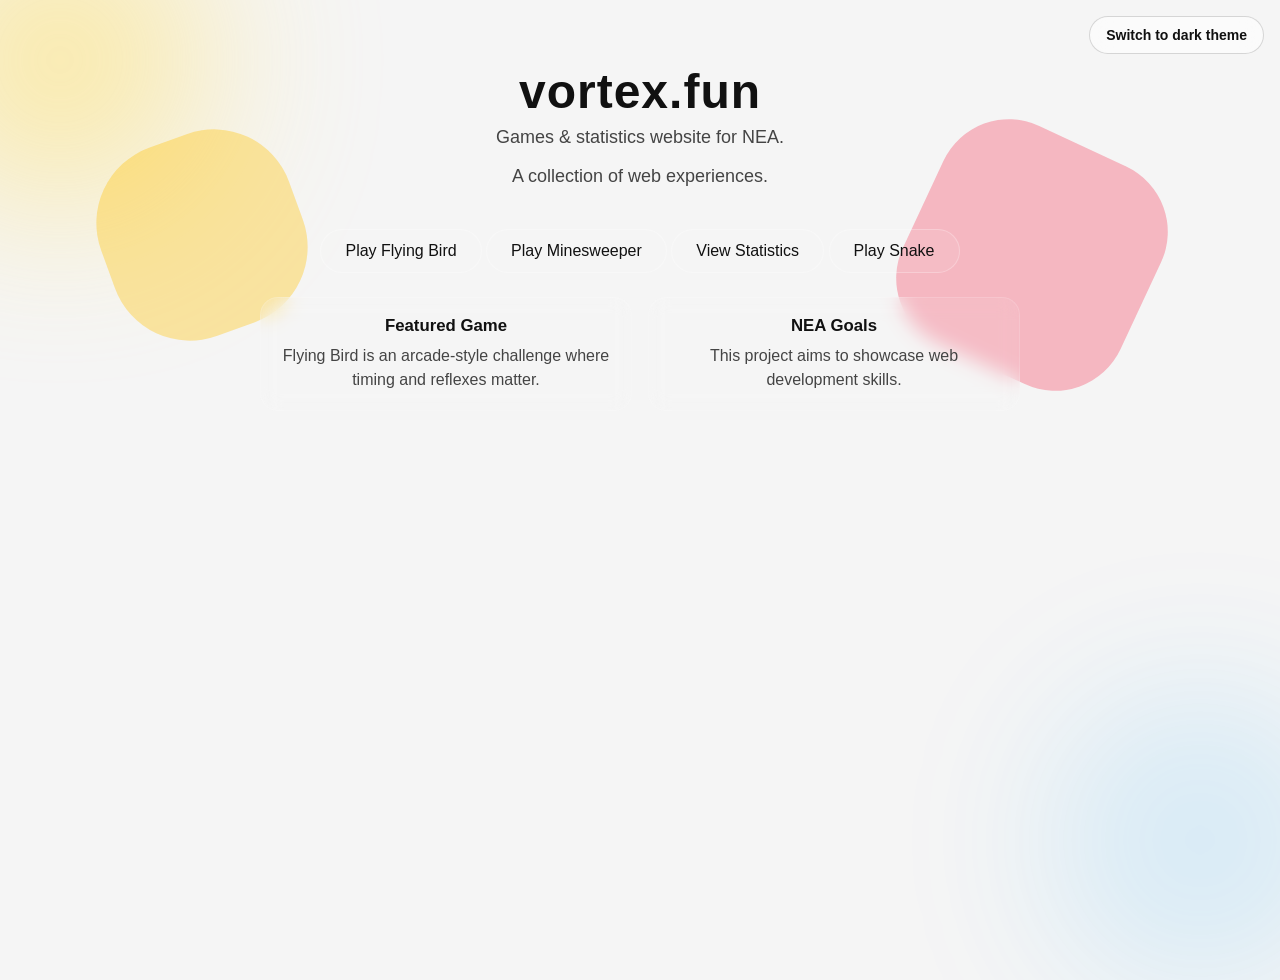
<file: index.html>
<!DOCTYPE html>
<html lang="en">
<head>
  <meta charset="UTF-8" />
  <meta name="viewport" content="width=device-width, initial-scale=1.0" />
  <meta name="description" content="vortex.fun — games and tools website project for NEA." />
  <title>vortex.fun</title>

  <style>
    :root {
      color-scheme: dark light;
      --bg: #000;
      --text: #f5f7fb;
      --subtext: #b0b9c8;
      --surface: rgba(0, 0, 0, 0.45);
      --surface-border: rgba(255, 255, 255, 0.25);
      --accent-1: rgba(251, 255, 0, 0.8);
      --accent-2: rgba(51, 255, 0, 0.575);
      --shape-1: rgba(244, 63, 93, 0.534);
      --shape-2: rgba(255, 251, 0, 0.493);
      --transition: 0.33s ease;
    }

    * { box-sizing: border-box; }

    body {
      margin: 0;
      min-height: 100vh;
      display: flex;
      flex-direction: column;
      justify-content: flex-start;
      align-items: center;
      position: relative;
      overflow-x: hidden;
      padding: 64px 24px 128px;
      background: var(--bg);
      color: var(--text);
      font-family: "Segoe UI", Arial, sans-serif;
      transition: background var(--transition), color var(--transition);
    }

    body::before,
    body::after {
      content: "";
      position: absolute;
      border-radius: 50%;
      filter: blur(90px);
      opacity: 0.6;
      pointer-events: none;
      transition: background var(--transition), opacity var(--transition);
    }

    body::before {
      width: 280px;
      height: 280px;
      top: -80px;
      left: -80px;
      background: var(--accent-1);
    }

    body::after {
      width: 280px;
      height: 280px;
      bottom: -80px;
      right: -60px;
      background: var(--accent-2);
    }

    .shape {
      position: absolute;
      width: 240px;
      height: 240px;
      border-radius: 30%;
      background: var(--shape-1);
      top: 15%;
      right: 10%;
      transform: rotate(25deg);
      pointer-events: none;
      transition: background var(--transition), transform var(--transition);
    }

    .shape.alt {
      width: 200px;
      height: 200px;
      border-radius: 40%;
      background: var(--shape-2);
      bottom: 12%;
      left: 8%;
      transform: rotate(-20deg);
    }

    .theme-toggle {
      position: absolute;
      top: 16px;
      right: 16px;
      z-index: 2;
      padding: 10px 16px;
      font-size: 14px;
      font-weight: 600;
      border: 1px solid var(--surface-border);
      border-radius: 999px;
      background: var(--surface);
      color: #fff;
      cursor: pointer;
      backdrop-filter: blur(12px);
      transition: background var(--transition), color var(--transition), border-color var(--transition);
    }

    main {
      position: relative;
      z-index: 1;
      width: min(100%, 760px);
      text-align: center;
    }

    .top-text {
      font-size: clamp(32px, 6vw, 48px);
      font-weight: 700;
      letter-spacing: 1px;
      margin: 0;
    }

    .sub-text {
      margin-top: 8px;
      font-size: 18px;
      color: var(--subtext);
    }

    .card-row {
      display: grid;
      grid-template-columns: repeat(2, minmax(0, 1fr));
      gap: 16px;
      margin-top: 24px;
    }

    .card {
      padding: 18px;
      border-radius: 18px;
      background: rgba(255,255,255,0.07);
      border: 1px solid rgba(255,255,255,0.15);
      backdrop-filter: blur(10px);
    }

    .card h2 {
      margin: 0 0 8px;
      font-size: 1.05rem;
    }

    .card p {
      margin: 0;
      color: var(--subtext);
      line-height: 1.5;
    }

    .link-button {
      display: inline-block;
      margin: 24px auto 0;
      padding: 12px 24px;
      border-radius: 999px;
      background: rgba(255, 255, 255, 0.08);
      color: inherit;
      text-decoration: none;
      border: 1px solid rgba(255, 255, 255, 0.25);
      transition: background var(--transition), border-color var(--transition), transform var(--transition);
    }

    .link-button:hover,
    .link-button:focus-visible {
      background: rgba(255, 255, 255, 0.15);
      transform: translateY(-1px);
    }

    body.light {
      --bg: #f5f5f5;
      --text: #111;
      --subtext: #444;
      --surface: rgba(255, 255, 255, 0.55);
      --surface-border: rgba(0, 0, 0, 0.15);
      --accent-1: #ffe066;
      --accent-2: rgba(0, 160, 255, 0.25);
      --shape-1: rgba(244, 63, 93, 0.34);
      --shape-2: rgba(255, 191, 0, 0.35);
    }

    body.light .theme-toggle {
      color: #111;
    }

    @media (max-width: 760px) {
      .card-row { grid-template-columns: 1fr; }
    }
  </style>
</head>
<body>
  <button id="theme-toggle" class="theme-toggle" type="button" aria-pressed="false">
    Switch to light theme
  </button>

  <div class="shape"></div>
  <div class="shape alt"></div>

  <main>
    <h1 class="top-text">vortex.fun</h1>
    <p class="sub-text">Games & statistics website for NEA.</p>
    <p class="sub-text">A collection of web experiences.</p>

    <a class="link-button" href="flyingbird.html">Play Flying Bird</a>

    <a class="link-button" href="minesweeper.html">Play Minesweeper</a>
    
    <a class="link-button" href="statistics.html">View Statistics</a>

    <a class="link-button" href="snake.html">Play Snake</a>


    <div class="card-row">
      <section class="card" aria-label="Featured game">
        <h2>Featured Game</h2>
        <p>Flying Bird is an arcade-style challenge where timing and reflexes matter.</p>
      </section>
      <section class="card" aria-label="Project goals">
        <h2>NEA Goals</h2>
        <p>This project aims to showcase web development skills.</p>
      </section>
    </div>
  </main>

  <script>
    const body = document.body;
    const toggle = document.getElementById('theme-toggle');
    const storedTheme = localStorage.getItem('theme');
    const preferredTheme = window.matchMedia('(prefers-color-scheme: light)').matches ? 'light' : 'dark';
    const theme = storedTheme || preferredTheme;

    if (theme === 'light') {
      body.classList.add('light');
    }

    const updateToggle = () => {
      const isLight = body.classList.contains('light');
      toggle.textContent = isLight ? 'Switch to dark theme' : 'Switch to light theme';
      toggle.setAttribute('aria-pressed', String(isLight));
    };

    updateToggle();

    toggle.addEventListener('click', () => {
      body.classList.toggle('light');
      const nextTheme = body.classList.contains('light') ? 'light' : 'dark';
      localStorage.setItem('theme', nextTheme);
      updateToggle();
    });
  </script>
</body>
</html>
</file>
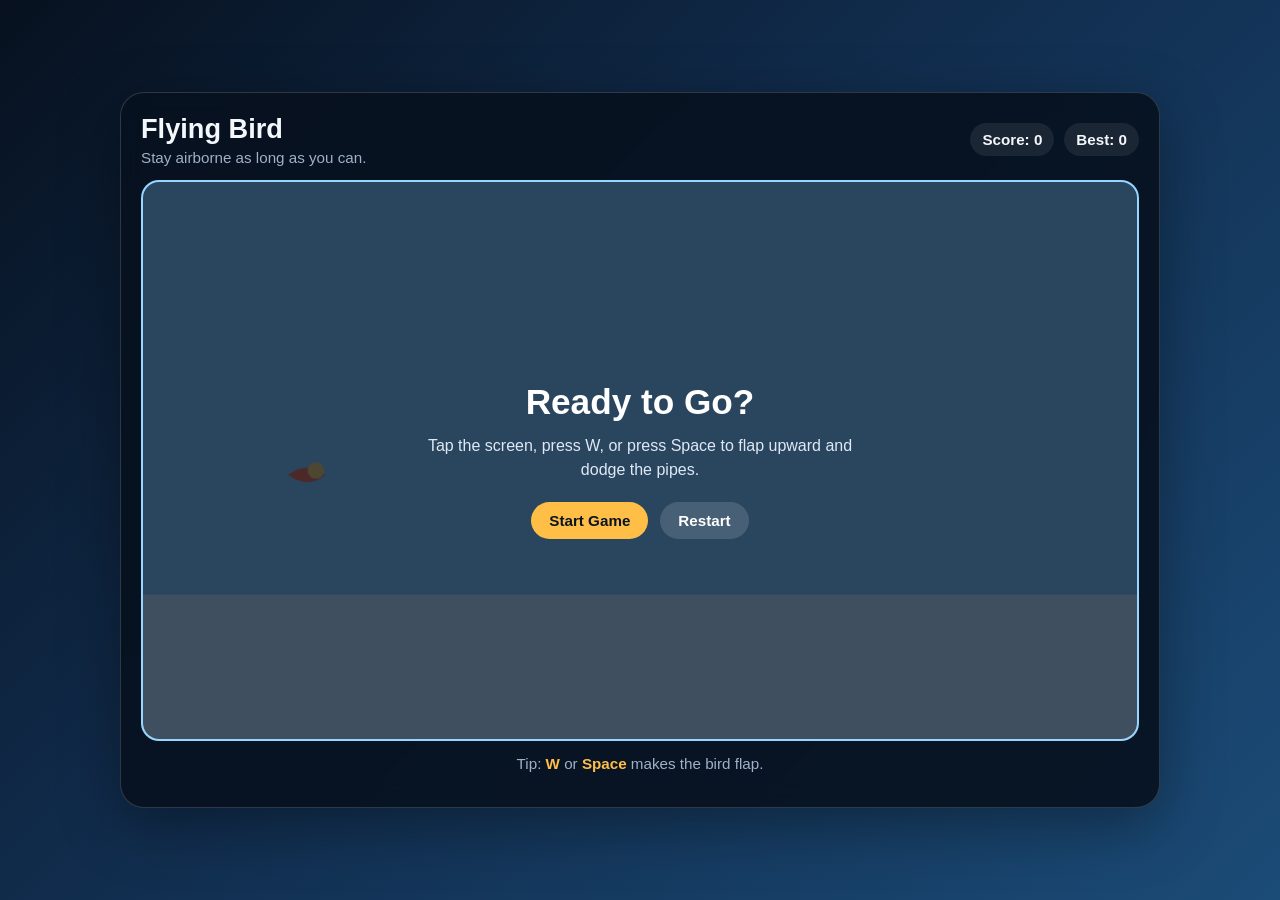
<file: flyingbird.html>
<!DOCTYPE html>
<html lang="en">
<head>
  <meta charset="UTF-8" />
  <meta name="viewport" content="width=device-width, initial-scale=1.0" />
  <title>Flying Bird Game</title>
  <style>
    :root {
      color-scheme: dark;
      --bg: #07111f;
      --panel: rgba(7, 17, 31, 0.9);
      --text: #f4f7fb;
      --muted: #9fb0c9;
      --accent: #ffbf47;
      --accent-2: #4fd1ff;
    }

    * { box-sizing: border-box; }

    body {
      margin: 0;
      min-height: 100vh;
      font-family: "Segoe UI", Arial, sans-serif;
      background: linear-gradient(135deg, #07111f, #112d4e 45%, #1b4b77);
      color: var(--text);
      display: flex;
      justify-content: center;
      align-items: center;
      padding: 24px;
    }

    .game-shell {
      width: min(100%, 1040px);
      background: var(--panel);
      border: 1px solid rgba(255,255,255,0.16);
      border-radius: 24px;
      box-shadow: 0 18px 60px rgba(0,0,0,0.35);
      padding: 20px;
      backdrop-filter: blur(12px);
    }

    .top-bar {
      display: flex;
      justify-content: space-between;
      align-items: center;
      gap: 12px;
      margin-bottom: 14px;
      flex-wrap: wrap;
    }

    .title-group h1 {
      margin: 0;
      font-size: clamp(1.2rem, 2.3vw, 1.7rem);
    }

    .title-group p {
      margin: 4px 0 0;
      color: var(--muted);
      font-size: 0.95rem;
    }

    .scoreboard {
      display: flex;
      gap: 10px;
      flex-wrap: wrap;
    }

    .pill {
      padding: 8px 12px;
      border-radius: 999px;
      background: rgba(255,255,255,0.08);
      font-weight: 700;
      font-size: 0.95rem;
    }

    .game-area {
      position: relative;
      border-radius: 18px;
      overflow: hidden;
      border: 2px solid rgba(255,255,255,0.12);
      background: #89d0ff;
      width: 100%;
      aspect-ratio: 16 / 9;
    }

    canvas {
      display: block;
      width: 100%;
      height: 100%;
      background: linear-gradient(180deg, #7fd0ff 0%, #89d0ff 60%, #cfeffd 100%);
    }

    .overlay {
      position: absolute;
      inset: 0;
      display: flex;
      flex-direction: column;
      justify-content: center;
      align-items: center;
      gap: 12px;
      text-align: center;
      padding: 24px;
      background: rgba(2, 12, 28, 0.7);
      color: white;
      transition: opacity 0.2s ease;
    }

    .overlay.hidden {
      opacity: 0;
      pointer-events: none;
    }

    .overlay h2 {
      margin: 0;
      font-size: clamp(1.5rem, 3vw, 2.2rem);
    }

    .overlay p {
      margin: 0;
      max-width: 460px;
      color: #dfe9f5;
      line-height: 1.5;
    }

    .controls-row {
      display: flex;
      flex-wrap: wrap;
      gap: 12px;
      justify-content: center;
      margin-top: 8px;
    }

    button {
      border: 0;
      border-radius: 999px;
      padding: 10px 18px;
      font-size: 0.95rem;
      font-weight: 700;
      cursor: pointer;
      transition: transform 0.15s ease, background 0.15s ease;
    }

    button:hover {
      transform: translateY(-1px);
    }

    .primary-btn {
      background: var(--accent);
      color: #0b1320;
    }

    .secondary-btn {
      background: rgba(255,255,255,0.14);
      color: white;
    }

    .help-text {
      margin-top: 14px;
      color: var(--muted);
      font-size: 0.95rem;
      text-align: center;
    }

    .help-text strong {
      color: var(--accent);
    }

    @media (max-width: 760px) {
      body { padding: 12px; }
      .game-shell { padding: 14px; }
      .top-bar { flex-direction: column; align-items: flex-start; }
      .scoreboard { width: 100%; }
      .pill { flex: 1 1 auto; text-align: center; }
    }
  </style>
</head>
<body>
  <div class="game-shell">
    <div class="top-bar">
      <div class="title-group">
        <h1>Flying Bird</h1>
        <p>Stay airborne as long as you can.</p>
      </div>
      <div class="scoreboard">
        <div class="pill">Score: <span id="scoreValue">0</span></div>
        <div class="pill">Best: <span id="highScoreValue">0</span></div>
      </div>
    </div>

    <div class="game-area">
      <canvas id="gameCanvas" width="960" height="540"></canvas>
      <div id="overlay" class="overlay">
        <h2 id="overlayTitle">Ready to Fly?</h2>
        <p id="overlayText">Tap the screen, press W, or press Space to flap upward and dodge the pipes.</p>
        <div class="controls-row">
          <button id="startBtn" class="primary-btn" type="button">Start Game</button>
          <button id="restartBtn" class="secondary-btn" type="button">Restart</button>
        </div>
      </div>
    </div>

    <p class="help-text">Tip: <strong>W</strong> or <strong>Space</strong> makes the bird flap.</p>
  </div>

  <script>
    const canvas = document.getElementById('gameCanvas');
    const ctx = canvas.getContext('2d');
    const overlay = document.getElementById('overlay');
    const overlayTitle = document.getElementById('overlayTitle');
    const overlayText = document.getElementById('overlayText');
    const startBtn = document.getElementById('startBtn');
    const restartBtn = document.getElementById('restartBtn');
    const scoreValue = document.getElementById('scoreValue');
    const highScoreValue = document.getElementById('highScoreValue');

    const WIDTH = 960;
    const HEIGHT = 540;
    const GRAVITY = 0.32;
    const FLAP_FORCE = -5.8;
    const PIPE_SPEED = 2.6;

    const state = {
      phase: 'ready',
      bird: null,
      obstacles: [],
      score: 0,
      highScore: Number(localStorage.getItem('flyingBirdHighScore') || 0),
      spawnTimer: 0,
      lastTime: 0
    };

    function updateScore() {
      scoreValue.textContent = state.score;
      highScoreValue.textContent = state.highScore;
    }

    function resetGame() {
      state.phase = 'ready';
      state.bird = {
        x: 140,
        y: HEIGHT / 2,
        width: 36,
        height: 28,
        velocityY: 0
      };
      state.obstacles = [];
      state.score = 0;
      state.spawnTimer = 0;
      state.lastTime = 0;
      updateScore();
      draw();
      overlay.classList.remove('hidden');
      overlayTitle.textContent = 'Ready to Go?';
      overlayText.textContent = 'Tap the screen, press W, or press Space to flap upward and dodge the pipes.';
    }

    function startGame() {
      state.phase = 'playing';
      state.bird = {
        x: 140,
        y: HEIGHT / 2,
        width: 36,
        height: 28,
        velocityY: 0
      };
      state.obstacles = [];
      state.score = 0;
      state.spawnTimer = 0;
      state.lastTime = 0;
      updateScore();
      overlay.classList.add('hidden');
      requestAnimationFrame(loop);
    }

    function endGame() {
      state.phase = 'over';
      if (state.score > state.highScore) {
        state.highScore = state.score;
        localStorage.setItem('flyingBirdHighScore', String(state.highScore));
      }
      updateScore();
      overlay.classList.remove('hidden');
      overlayTitle.textContent = 'Game Over';
      overlayText.textContent = `You have achieved a score of ${state.score}. Press the start to try again.`;
    }

    function jump() {
      if (state.phase === 'ready') {
        startGame();
        return;
      }

      if (state.phase === 'playing') {
        state.bird.velocityY = FLAP_FORCE;
      }
    }

    function spawnObstacle() {
      const minHeight = 90;
      const maxHeight = 220;
      const gap = 150;
      const topHeight = Math.floor(Math.random() * (maxHeight - minHeight + 1)) + minHeight;
      const bottomHeight = HEIGHT - topHeight - gap;

      state.obstacles.push({ x: WIDTH, width: 70, topHeight, bottomHeight, passed: false });
    }

    function update(delta) {
      state.spawnTimer += delta;
      if (state.spawnTimer > 90) {
        spawnObstacle();
        state.spawnTimer = 0;
      }

      state.bird.velocityY += GRAVITY * delta;
      state.bird.y += state.bird.velocityY * delta;

      if (state.bird.y + state.bird.height >= HEIGHT) {
        state.bird.y = HEIGHT - state.bird.height;
        state.bird.velocityY = 0;
        endGame();
        return;
      }

      if (state.bird.y <= 0) {
        state.bird.y = 0;
        state.bird.velocityY = 0;
      }

      for (let i = state.obstacles.length - 1; i >= 0; i -= 1) {
        const pipe = state.obstacles[i];
        pipe.x -= PIPE_SPEED * delta;

        if (!pipe.passed && pipe.x + pipe.width < state.bird.x) {
          pipe.passed = true;
          state.score += 1;
          updateScore();
        }

        const birdLeft = state.bird.x;
        const birdRight = state.bird.x + state.bird.width;
        const birdTop = state.bird.y;
        const birdBottom = state.bird.y + state.bird.height;

        const pipeLeft = pipe.x;
        const pipeRight = pipe.x + pipe.width;
        const topBottom = pipe.topHeight;
        const bottomTop = HEIGHT - pipe.bottomHeight;

        const hitsTop = birdRight > pipeLeft && birdLeft < pipeRight && birdTop < topBottom;
        const hitsBottom = birdRight > pipeLeft && birdLeft < pipeRight && birdBottom > bottomTop;

        if (hitsTop || hitsBottom) {
          endGame();
          return;
        }

        if (pipe.x + pipe.width < -20) {
          state.obstacles.splice(i, 1);
        }
      }
    }

    function drawBackground() {
      ctx.clearRect(0, 0, WIDTH, HEIGHT);
      ctx.fillStyle = '#89d0ff';
      ctx.fillRect(0, 0, WIDTH, HEIGHT);

      ctx.fillStyle = '#d4f0ff';
      ctx.fillRect(0, 400, WIDTH, HEIGHT - 400);
    }

    function drawBird() {
      const { x, y, width, height } = state.bird;
      ctx.save();
      ctx.translate(x, y);
      ctx.fillStyle = '#ff6b4a';
      ctx.beginPath();
      ctx.moveTo(0, height / 2);
      ctx.quadraticCurveTo(width * 0.5, 0, width, height / 2);
      ctx.quadraticCurveTo(width * 0.55, height, 0, height / 2);
      ctx.fill();
      ctx.fillStyle = '#ffd166';
      ctx.beginPath();
      ctx.arc(width * 0.75, height * 0.35, 8, 0, Math.PI * 2);
      ctx.fill();
      ctx.restore();
    }

    function drawPipes() {
      state.obstacles.forEach((pipe) => {
        ctx.fillStyle = '#4caf50';
        ctx.fillRect(pipe.x, 0, pipe.width, pipe.topHeight);
        ctx.fillRect(pipe.x, HEIGHT - pipe.bottomHeight, pipe.width, pipe.bottomHeight);
      });
    }

    function draw() {
      drawBackground();
      drawPipes();
      drawBird();
    }

    function loop(timestamp) {
      if (state.phase !== 'playing') return;
      if (!state.lastTime) state.lastTime = timestamp;
      const delta = Math.min((timestamp - state.lastTime) / 16.67, 1.6);
      state.lastTime = timestamp;
      update(delta);
      draw();
      if (state.phase === 'playing') {
        requestAnimationFrame(loop);
      }
    }

    startBtn.addEventListener('click', startGame);
    restartBtn.addEventListener('click', startGame);

    canvas.addEventListener('pointerdown', () => {
      jump();
    });

    window.addEventListener('keydown', (event) => {
      if (event.key.toLowerCase() === 'w' || event.code === 'Space') {
        event.preventDefault();
        jump();
      }
    });

    resetGame();
  </script>
</body>
</html>
</file>
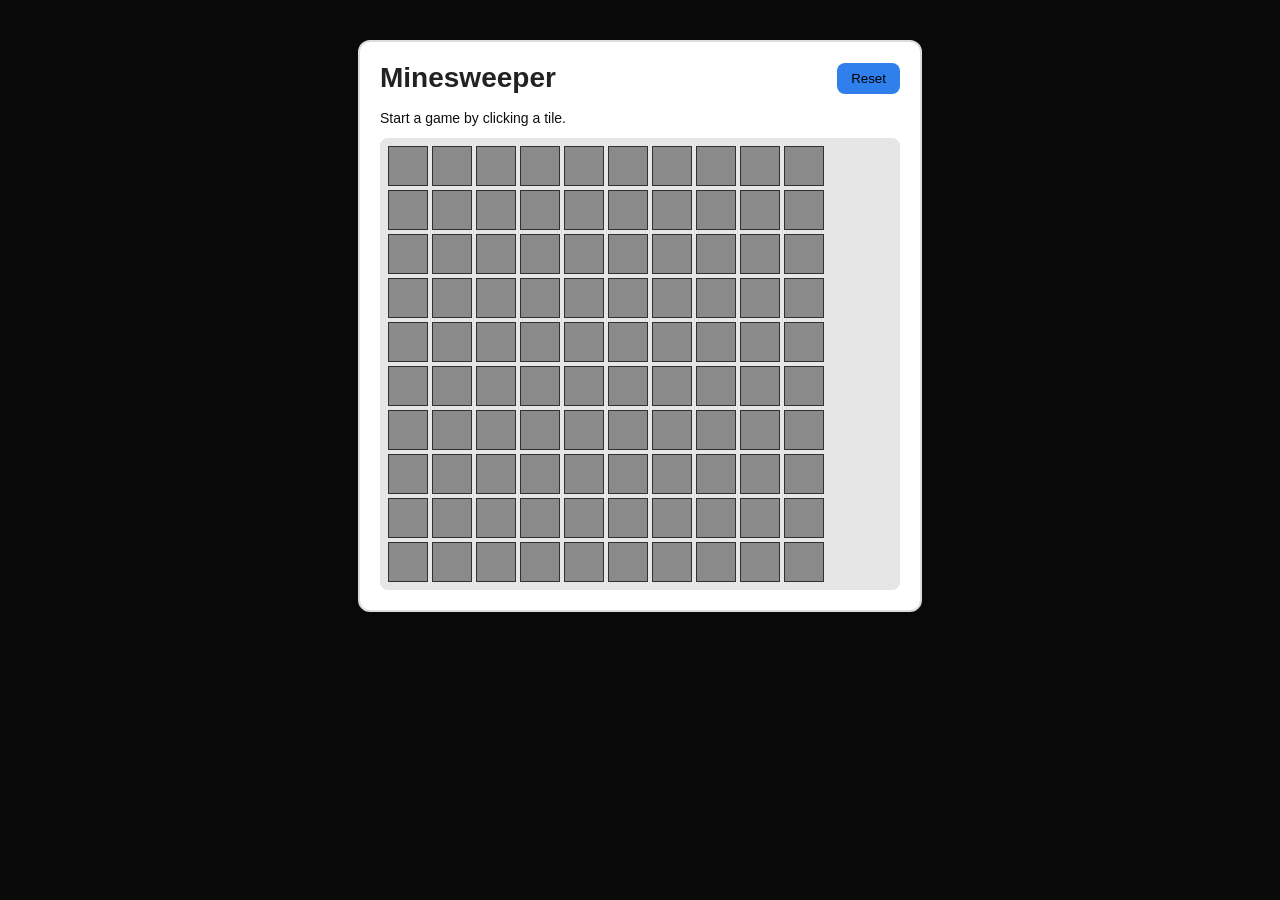
<file: minesweeper.html>
<!DOCTYPE html>
<html lang="en">
<head>
    <meta charset="UTF-8">
    <meta name="viewport" content="width=device-width, initial-scale=1.0">
    <title>Minesweeper Game</title>
    <link rel="stylesheet" href="./style.css">
</head>
<body>
    <div class="game-shell">
        <div class="game-top">
            <h1>Minesweeper</h1>
            <button id="resetBtn" class="reset-btn">Reset</button>
        </div>

        <div id="status" class="status">Loading game...</div>
        <div id="gameBoard"></div>
    </div>

    <script src="./script.js"></script>
</body>
</html>
</file>
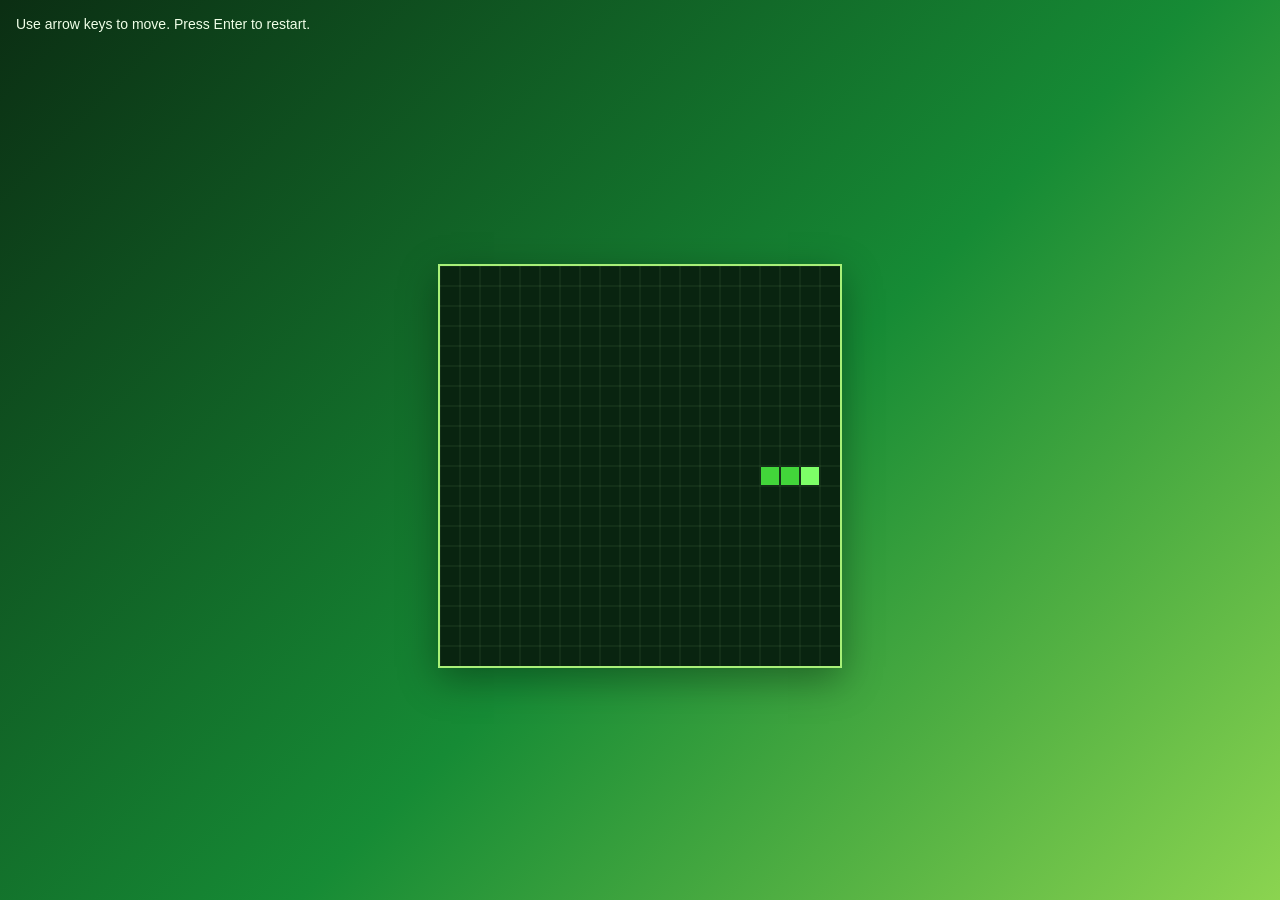
<file: snake.html>
<!DOCTYPE html>
<html lang="en">
<head>
    <meta charset="UTF-8">
    <meta name="viewport" content="width=device-width, initial-scale=1.0">
    <title>Snake Game</title>
    <style>
        body {
            display: flex;
            justify-content: center;
            align-items: center;
            flex-direction: column;
            gap: 12px;
            min-height: 100vh;
            margin: 0;
            background: linear-gradient(135deg, #0b2e13, #168b35 55%, #8bd450);
            color: #fff;
            font-family: Arial, sans-serif;
        }

        canvas {
            border: 2px solid #a8f078;
            background-color: rgba(5, 28, 12, 0.8);
            box-shadow: 0 12px 36px rgba(0, 0, 0, 0.35);
        }

        .info {
            position: absolute;
            top: 16px;
            left: 16px;
            font-size: 14px;
            color: #f0ffe8;
        }

        .status {
            min-height: 20px;
            margin: 0;
            font-weight: bold;
        }
    </style>
</head>
<body>
<div class="info">Use arrow keys to move. Press Enter to restart.</div>
<p class="status" id="status" aria-live="polite"></p>
<canvas width="400" height="400" id="game" aria-label="Snake game"></canvas>
<script>
const canvas = document.getElementById('game');
const context = canvas.getContext('2d');
const statusElement = document.getElementById('status');

const tileCount = 20;
const tileSize = canvas.width / tileCount;

let snake;
let direction;
let nextDirection;
let gameOver = false;
const speed = 120;

function resetGame() {
    snake = [
        { x: 10, y: 10 },
        { x: 9, y: 10 },
        { x: 8, y: 10 }
    ];
    direction = { x: 1, y: 0 };
    nextDirection = { x: 1, y: 0 };
    gameOver = false;
    statusElement.textContent = '';
    drawBoard();
    drawSnake();
}

function drawBoard() {
    context.fillStyle = '#092410';
    context.fillRect(0, 0, canvas.width, canvas.height);

    context.strokeStyle = 'rgba(177, 235, 159, 0.12)';
    context.lineWidth = 1;

    for (let i = 0; i < tileCount; i++) {
        context.beginPath();
        context.moveTo(i * tileSize, 0);
        context.lineTo(i * tileSize, canvas.height);
        context.stroke();

        context.beginPath();
        context.moveTo(0, i * tileSize);
        context.lineTo(canvas.width, i * tileSize);
        context.stroke();
    }
}

function drawSnake() {
    snake.forEach((segment, index) => {
        context.fillStyle = index === 0 ? '#7dff67' : '#42d63a';
        context.fillRect(
            segment.x * tileSize + 1,
            segment.y * tileSize + 1,
            tileSize - 2,
            tileSize - 2
        );
    });
}

function moveSnake() {
    direction = nextDirection;

    const head = { x: snake[0].x + direction.x, y: snake[0].y + direction.y };
    const hitsWall =
        head.x < 0 || head.x >= tileCount ||
        head.y < 0 || head.y >= tileCount;
    const bodyToCheck = snake.slice(0, -1);
    const hitsSelf = bodyToCheck.some(segment => segment.x === head.x && segment.y === head.y);

    if (hitsWall || hitsSelf) {
        gameOver = true;
        statusElement.textContent = 'Game over! Press Enter to restart.';
        return;
    }

    snake.unshift(head);
    snake.pop();
}

function updateGame() {
    if (gameOver) return;

    moveSnake();
    drawBoard();
    drawSnake();
}

function handleKeydown(event) {
    if (event.key === 'Enter') {
        resetGame();
        return;
    }

    const keyMap = {
        ArrowUp: { x: 0, y: -1 },
        ArrowDown: { x: 0, y: 1 },
        ArrowLeft: { x: -1, y: 0 },
        ArrowRight: { x: 1, y: 0 }
    };

    const next = keyMap[event.key];
    if (!next) return;
    event.preventDefault();
    if (gameOver) return;

    const isReverseMove =
        next.x === -direction.x && next.y === -direction.y;

    if (!isReverseMove) {
        nextDirection = next;
    }
}

document.addEventListener('keydown', handleKeydown);

resetGame();
setInterval(updateGame, speed);
</script>
</body>
</html>
</file>
<file: style.css>
body {
    font-family: Arial, sans-serif;
    background: #0a0a0a;
    margin: 0;
    padding: 40px 20px;
    color: #222;
}

.game-shell {
    max-width: 520px;
    margin: 0 auto;
    background: #ffffff;
    border: 2px solid #ddd;
    border-radius: 12px;
    padding: 20px;
    box-shadow: 0 6px 20px rgba(0, 0, 0, 0.08);
}

.game-top {
    display: flex;
    justify-content: space-between;
    align-items: center;
    margin-bottom: 16px;
}

h1 {
    margin: 0;
    font-size: 28px;
}

.reset-btn {
    padding: 8px 14px;
    border: none;
    border-radius: 8px;
    cursor: pointer;
    background: #2f80ed;
    color: rgb(0, 0, 0);
}

.status {
    margin-bottom: 12px;
    font-size: 14px;
    color: #0f0f0f;
}

#gameBoard {
    display: grid;
    gap: 4px;
    justify-content: start;
    padding: 8px;
    background: #e6e6e6;
    border-radius: 8px;
}

.cell {
    width: 40px;
    height: 40px;
    border: 1px solid #313131;
    background: #8a8a8a;
    font-weight: bold;
    font-size: 16px;
    cursor: pointer;
    display: flex;
    align-items: center;
    justify-content: center;
    user-select: none;
}

.cell.revealed {
    background: #f7f7f7;
    cursor: default;
}

.cell.mine {
    background: #790000;
    color: white;
}

.cell.flagged {
    background: #18ce00;
}

/* Design space: add colors, animations, bigger board, custom themes, etc. */
</file>
